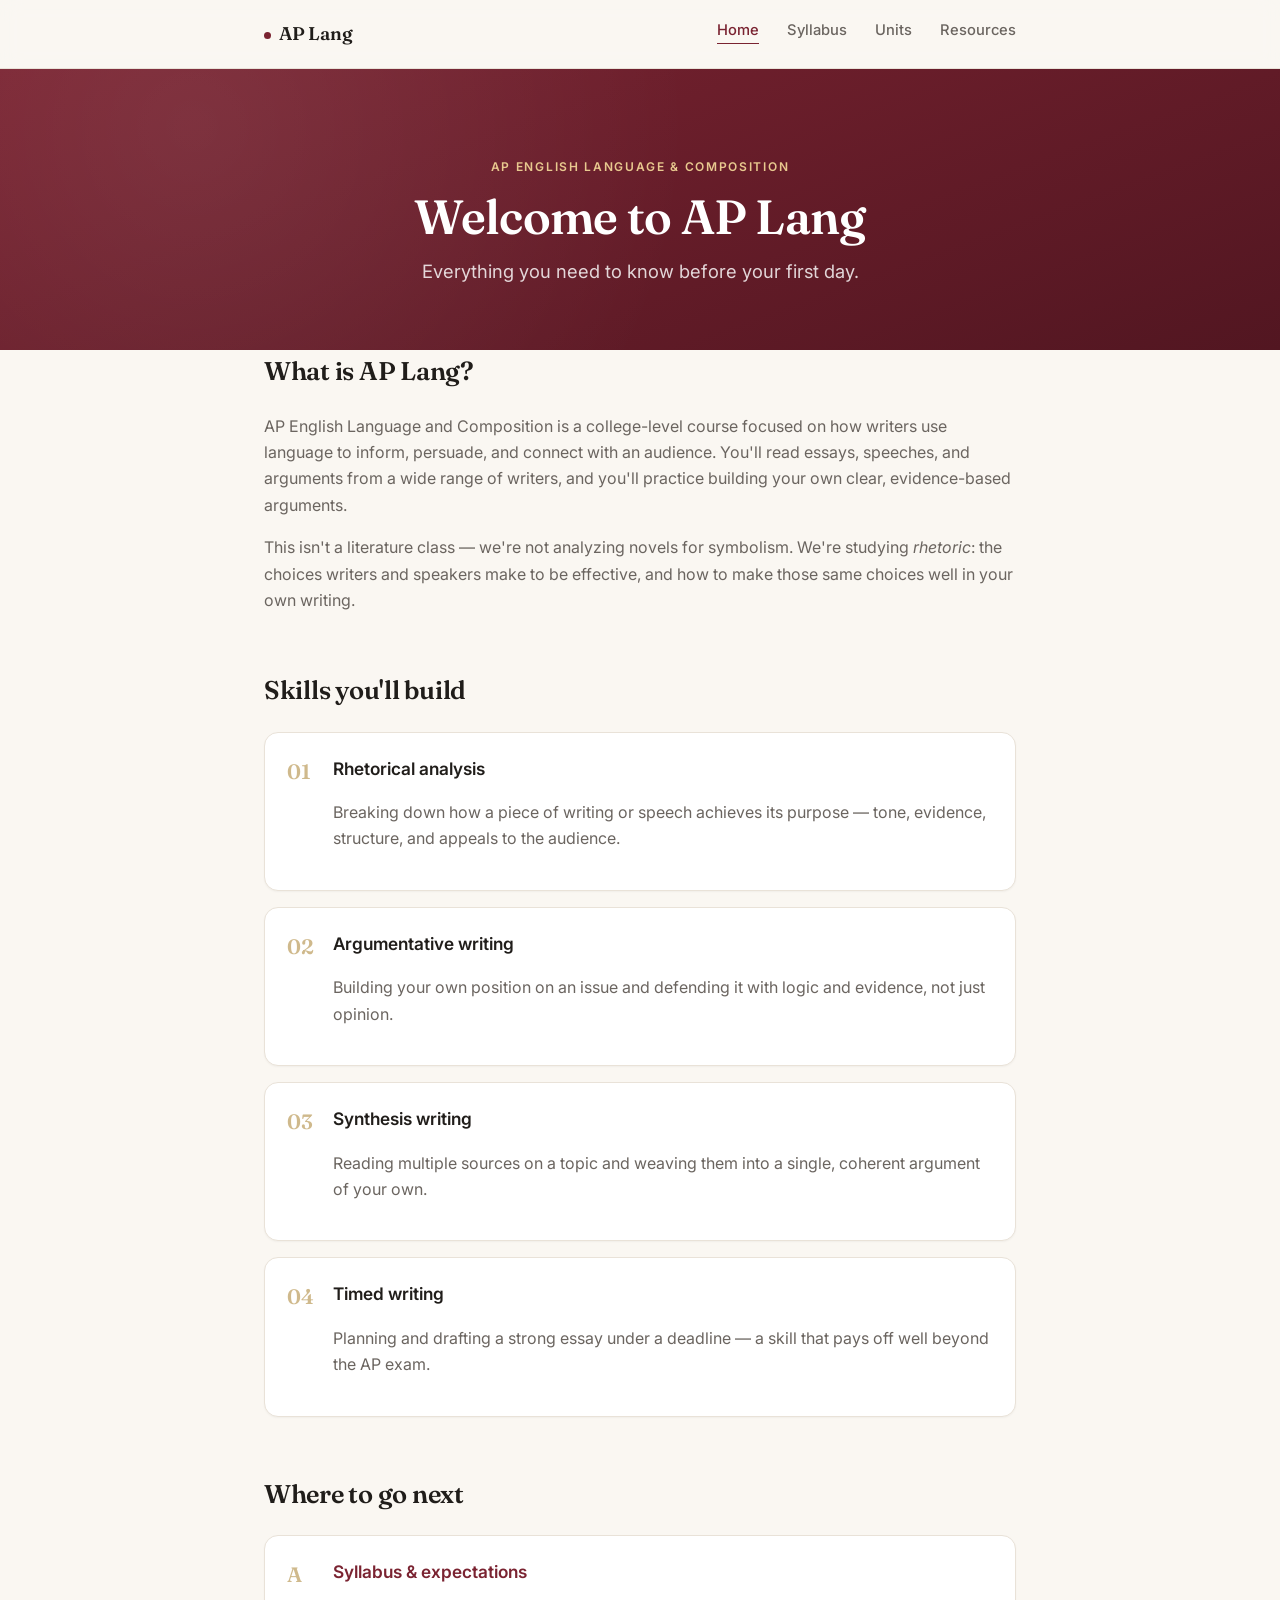
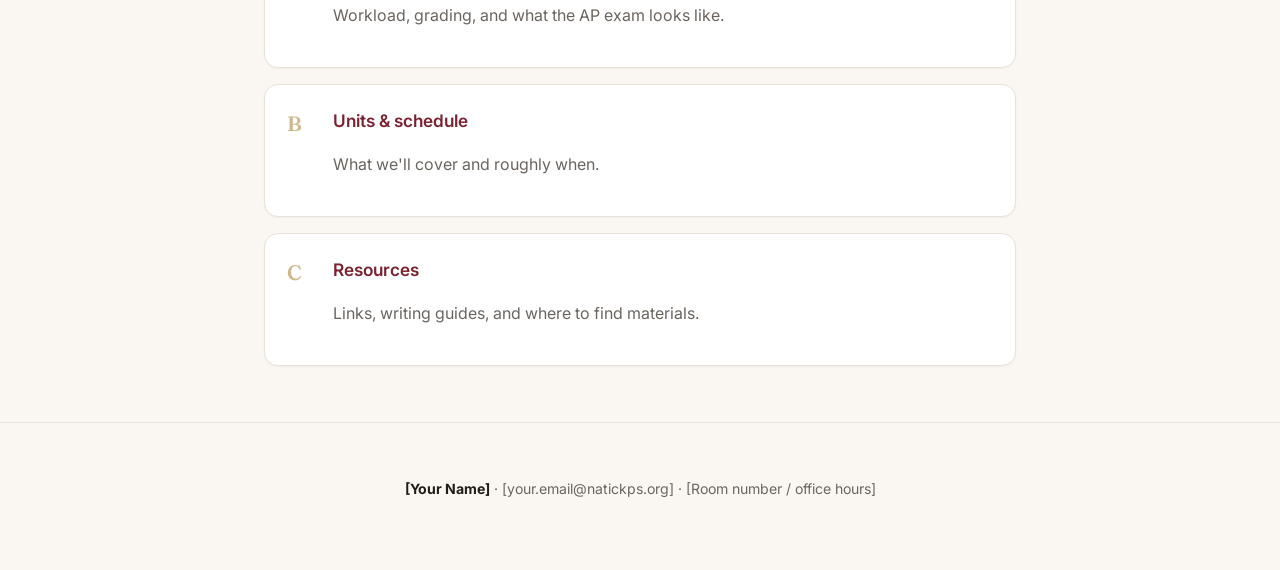
<file: index.html>
<!DOCTYPE html>
<html lang="en">
<head>
  <meta charset="UTF-8">
  <meta name="viewport" content="width=device-width, initial-scale=1.0">
  <title>Welcome to AP Lang</title>
  <link rel="preconnect" href="https://fonts.googleapis.com">
  <link rel="preconnect" href="https://fonts.gstatic.com" crossorigin>
  <link href="https://fonts.googleapis.com/css2?family=Fraunces:opsz,wght@9..144,500;9..144,600&family=Inter:wght@400;500;600;700&display=swap" rel="stylesheet">
  <link rel="stylesheet" href="style.css">
</head>
<body>
  <nav class="site-nav">
    <div class="container nav-inner">
      <a class="brand" href="index.html">AP Lang</a>
      <ul>
        <li><a href="index.html" class="current">Home</a></li>
        <li><a href="syllabus.html">Syllabus</a></li>
        <li><a href="units.html">Units</a></li>
        <li><a href="resources.html">Resources</a></li>
      </ul>
    </div>
  </nav>

  <header class="hero">
    <div class="container">
      <p class="eyebrow">AP English Language &amp; Composition</p>
      <h1>Welcome to AP Lang</h1>
      <p class="subtitle">Everything you need to know before your first day.</p>
    </div>
  </header>

  <main class="container">

    <section id="what-is-it">
      <h2>What is AP Lang?</h2>
      <p>
        AP English Language and Composition is a college-level course focused on how writers use language
        to inform, persuade, and connect with an audience. You'll read essays, speeches, and arguments from
        a wide range of writers, and you'll practice building your own clear, evidence-based arguments.
      </p>
      <p>
        This isn't a literature class — we're not analyzing novels for symbolism. We're studying
        <em>rhetoric</em>: the choices writers and speakers make to be effective, and how to make those
        same choices well in your own writing.
      </p>
    </section>

    <section id="skills">
      <h2>Skills you'll build</h2>
      <ul class="card-list">
        <li>
          <span class="num">01</span>
          <h3>Rhetorical analysis</h3>
          <p>Breaking down how a piece of writing or speech achieves its purpose — tone, evidence, structure, and appeals to the audience.</p>
        </li>
        <li>
          <span class="num">02</span>
          <h3>Argumentative writing</h3>
          <p>Building your own position on an issue and defending it with logic and evidence, not just opinion.</p>
        </li>
        <li>
          <span class="num">03</span>
          <h3>Synthesis writing</h3>
          <p>Reading multiple sources on a topic and weaving them into a single, coherent argument of your own.</p>
        </li>
        <li>
          <span class="num">04</span>
          <h3>Timed writing</h3>
          <p>Planning and drafting a strong essay under a deadline — a skill that pays off well beyond the AP exam.</p>
        </li>
      </ul>
    </section>

    <section id="jump-to">
      <h2>Where to go next</h2>
      <ul class="card-list">
        <li>
          <span class="num">A</span>
          <h3><a href="syllabus.html">Syllabus &amp; expectations</a></h3>
          <p>Workload, grading, and what the AP exam looks like.</p>
        </li>
        <li>
          <span class="num">B</span>
          <h3><a href="units.html">Units &amp; schedule</a></h3>
          <p>What we'll cover and roughly when.</p>
        </li>
        <li>
          <span class="num">C</span>
          <h3><a href="resources.html">Resources</a></h3>
          <p>Links, writing guides, and where to find materials.</p>
        </li>
      </ul>
    </section>

  </main>

  <footer>
    <div class="container">
      <p>
        <strong>[Your Name]</strong> &middot;
        [your.email@natickps.org] &middot;
        [Room number / office hours]
      </p>
    </div>
  </footer>
</body>
</html>
</file>
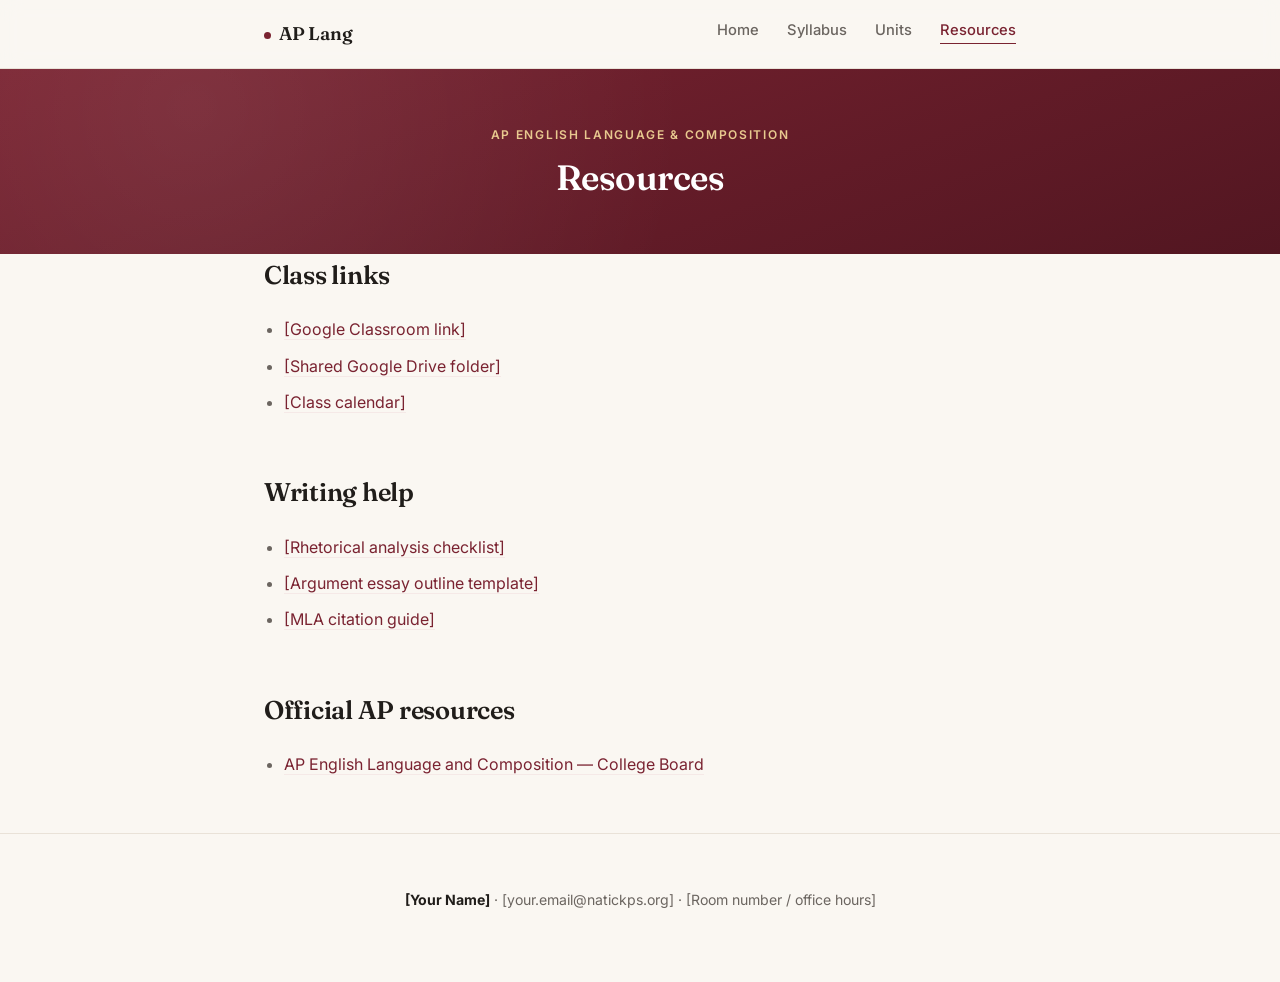
<file: resources.html>
<!DOCTYPE html>
<html lang="en">
<head>
  <meta charset="UTF-8">
  <meta name="viewport" content="width=device-width, initial-scale=1.0">
  <title>Resources — AP Lang</title>
  <link rel="preconnect" href="https://fonts.googleapis.com">
  <link rel="preconnect" href="https://fonts.gstatic.com" crossorigin>
  <link href="https://fonts.googleapis.com/css2?family=Fraunces:opsz,wght@9..144,500;9..144,600&family=Inter:wght@400;500;600;700&display=swap" rel="stylesheet">
  <link rel="stylesheet" href="style.css">
</head>
<body>
  <nav class="site-nav">
    <div class="container nav-inner">
      <a class="brand" href="index.html">AP Lang</a>
      <ul>
        <li><a href="index.html">Home</a></li>
        <li><a href="syllabus.html">Syllabus</a></li>
        <li><a href="units.html">Units</a></li>
        <li><a href="resources.html" class="current">Resources</a></li>
      </ul>
    </div>
  </nav>

  <header class="hero hero-small">
    <div class="container">
      <p class="eyebrow">AP English Language &amp; Composition</p>
      <h1>Resources</h1>
    </div>
  </header>

  <main class="container">

    <section id="class-links">
      <h2>Class links</h2>
      <ul>
        <li><a href="#">[Google Classroom link]</a></li>
        <li><a href="#">[Shared Google Drive folder]</a></li>
        <li><a href="#">[Class calendar]</a></li>
      </ul>
    </section>

    <section id="writing-help">
      <h2>Writing help</h2>
      <ul>
        <li><a href="#">[Rhetorical analysis checklist]</a></li>
        <li><a href="#">[Argument essay outline template]</a></li>
        <li><a href="#">[MLA citation guide]</a></li>
      </ul>
    </section>

    <section id="ap-resources">
      <h2>Official AP resources</h2>
      <ul>
        <li><a href="https://apstudents.collegeboard.org/courses/ap-english-language-and-composition" target="_blank" rel="noopener">AP English Language and Composition — College Board</a></li>
      </ul>
    </section>

  </main>

  <footer>
    <div class="container">
      <p>
        <strong>[Your Name]</strong> &middot;
        [your.email@natickps.org] &middot;
        [Room number / office hours]
      </p>
    </div>
  </footer>
</body>
</html>
</file>
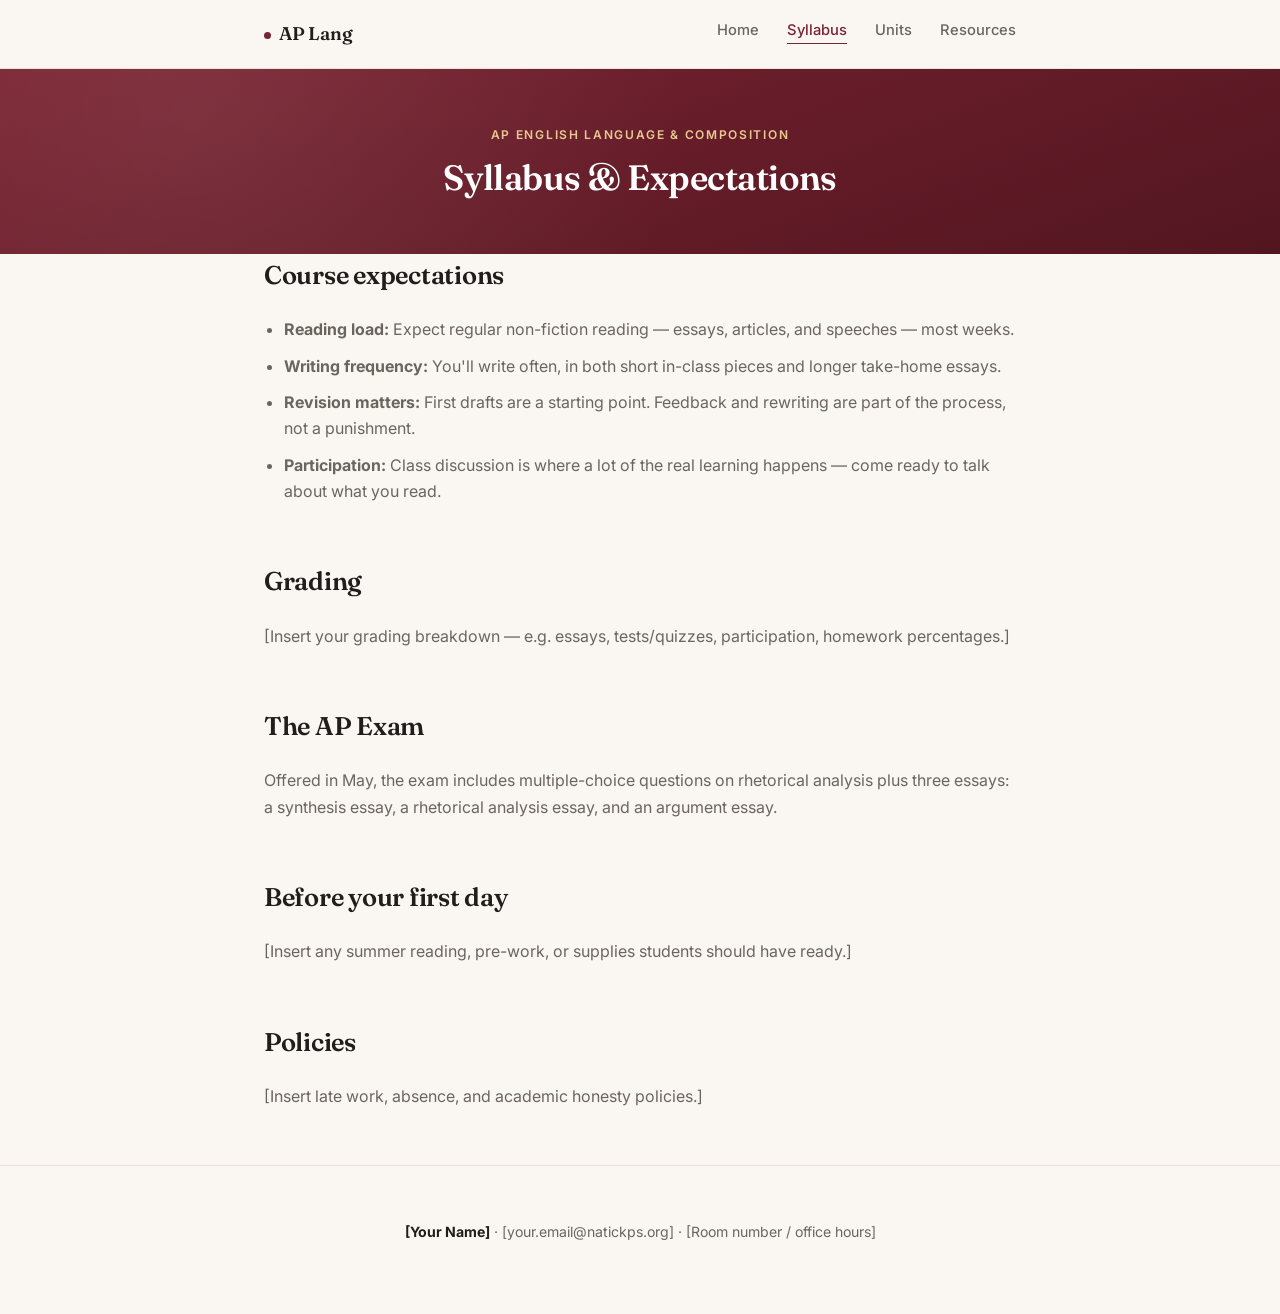
<file: syllabus.html>
<!DOCTYPE html>
<html lang="en">
<head>
  <meta charset="UTF-8">
  <meta name="viewport" content="width=device-width, initial-scale=1.0">
  <title>Syllabus — AP Lang</title>
  <link rel="preconnect" href="https://fonts.googleapis.com">
  <link rel="preconnect" href="https://fonts.gstatic.com" crossorigin>
  <link href="https://fonts.googleapis.com/css2?family=Fraunces:opsz,wght@9..144,500;9..144,600&family=Inter:wght@400;500;600;700&display=swap" rel="stylesheet">
  <link rel="stylesheet" href="style.css">
</head>
<body>
  <nav class="site-nav">
    <div class="container nav-inner">
      <a class="brand" href="index.html">AP Lang</a>
      <ul>
        <li><a href="index.html">Home</a></li>
        <li><a href="syllabus.html" class="current">Syllabus</a></li>
        <li><a href="units.html">Units</a></li>
        <li><a href="resources.html">Resources</a></li>
      </ul>
    </div>
  </nav>

  <header class="hero hero-small">
    <div class="container">
      <p class="eyebrow">AP English Language &amp; Composition</p>
      <h1>Syllabus &amp; Expectations</h1>
    </div>
  </header>

  <main class="container">

    <section id="expectations">
      <h2>Course expectations</h2>
      <ul>
        <li><strong>Reading load:</strong> Expect regular non-fiction reading — essays, articles, and speeches — most weeks.</li>
        <li><strong>Writing frequency:</strong> You'll write often, in both short in-class pieces and longer take-home essays.</li>
        <li><strong>Revision matters:</strong> First drafts are a starting point. Feedback and rewriting are part of the process, not a punishment.</li>
        <li><strong>Participation:</strong> Class discussion is where a lot of the real learning happens — come ready to talk about what you read.</li>
      </ul>
    </section>

    <section id="grading">
      <h2>Grading</h2>
      <p>[Insert your grading breakdown — e.g. essays, tests/quizzes, participation, homework percentages.]</p>
    </section>

    <section id="exam">
      <h2>The AP Exam</h2>
      <p>
        Offered in May, the exam includes multiple-choice questions on rhetorical analysis plus three
        essays: a synthesis essay, a rhetorical analysis essay, and an argument essay.
      </p>
    </section>

    <section id="before-day-one">
      <h2>Before your first day</h2>
      <p>[Insert any summer reading, pre-work, or supplies students should have ready.]</p>
    </section>

    <section id="policies">
      <h2>Policies</h2>
      <p>[Insert late work, absence, and academic honesty policies.]</p>
    </section>

  </main>

  <footer>
    <div class="container">
      <p>
        <strong>[Your Name]</strong> &middot;
        [your.email@natickps.org] &middot;
        [Room number / office hours]
      </p>
    </div>
  </footer>
</body>
</html>
</file>
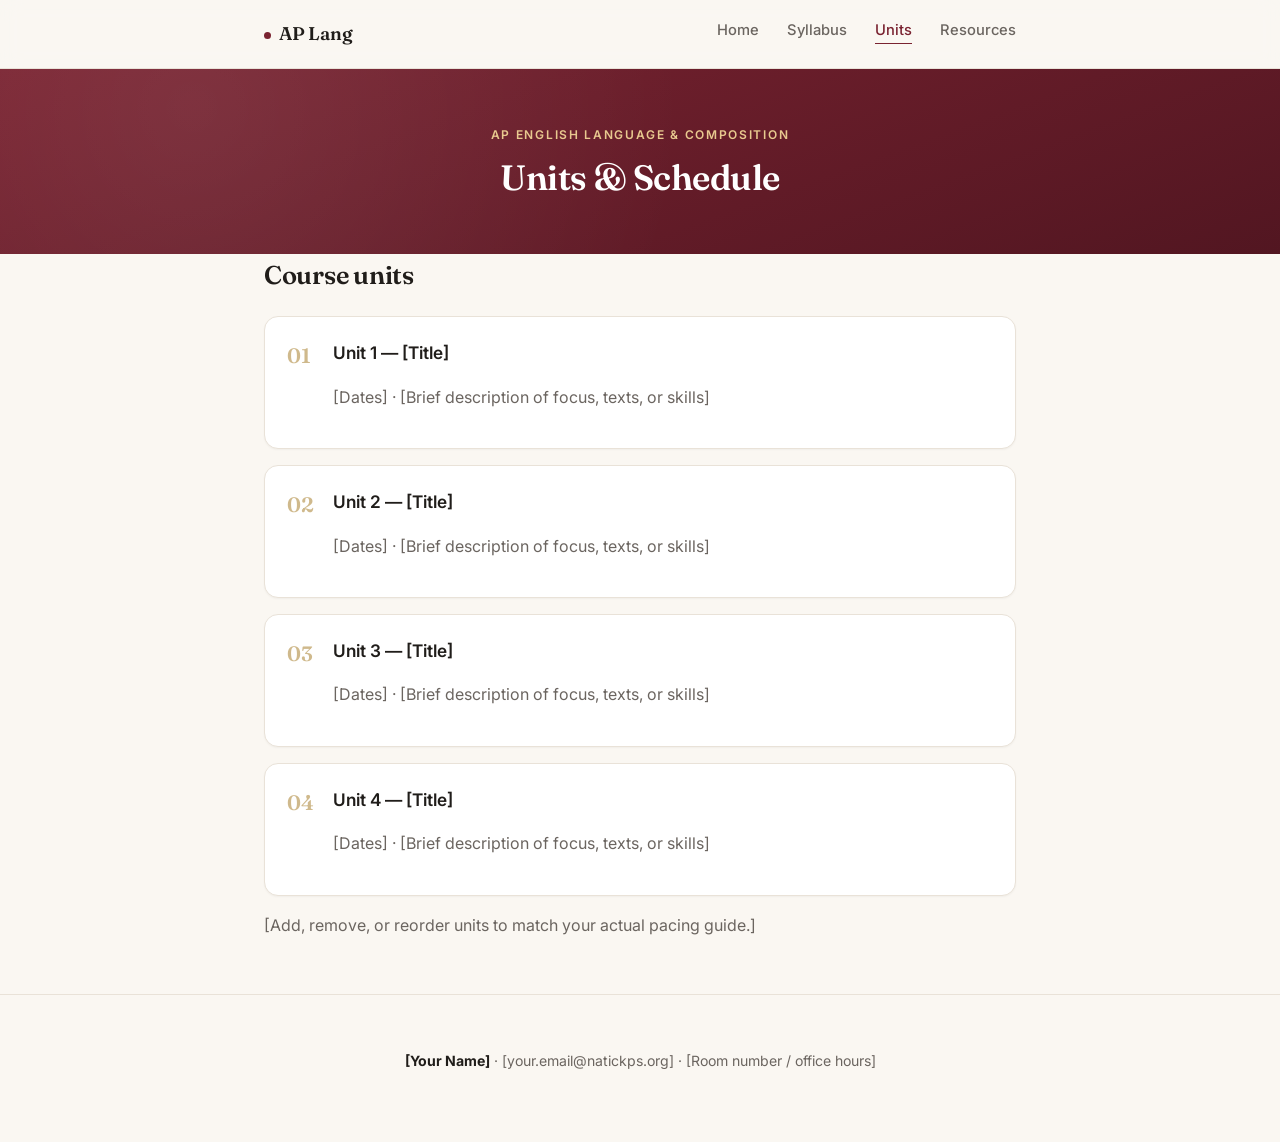
<file: units.html>
<!DOCTYPE html>
<html lang="en">
<head>
  <meta charset="UTF-8">
  <meta name="viewport" content="width=device-width, initial-scale=1.0">
  <title>Units — AP Lang</title>
  <link rel="preconnect" href="https://fonts.googleapis.com">
  <link rel="preconnect" href="https://fonts.gstatic.com" crossorigin>
  <link href="https://fonts.googleapis.com/css2?family=Fraunces:opsz,wght@9..144,500;9..144,600&family=Inter:wght@400;500;600;700&display=swap" rel="stylesheet">
  <link rel="stylesheet" href="style.css">
</head>
<body>
  <nav class="site-nav">
    <div class="container nav-inner">
      <a class="brand" href="index.html">AP Lang</a>
      <ul>
        <li><a href="index.html">Home</a></li>
        <li><a href="syllabus.html">Syllabus</a></li>
        <li><a href="units.html" class="current">Units</a></li>
        <li><a href="resources.html">Resources</a></li>
      </ul>
    </div>
  </nav>

  <header class="hero hero-small">
    <div class="container">
      <p class="eyebrow">AP English Language &amp; Composition</p>
      <h1>Units &amp; Schedule</h1>
    </div>
  </header>

  <main class="container">

    <section id="unit-list">
      <h2>Course units</h2>
      <ul class="card-list">
        <li>
          <span class="num">01</span>
          <h3>Unit 1 — [Title]</h3>
          <p>[Dates] &middot; [Brief description of focus, texts, or skills]</p>
        </li>
        <li>
          <span class="num">02</span>
          <h3>Unit 2 — [Title]</h3>
          <p>[Dates] &middot; [Brief description of focus, texts, or skills]</p>
        </li>
        <li>
          <span class="num">03</span>
          <h3>Unit 3 — [Title]</h3>
          <p>[Dates] &middot; [Brief description of focus, texts, or skills]</p>
        </li>
        <li>
          <span class="num">04</span>
          <h3>Unit 4 — [Title]</h3>
          <p>[Dates] &middot; [Brief description of focus, texts, or skills]</p>
        </li>
      </ul>
      <p>[Add, remove, or reorder units to match your actual pacing guide.]</p>
    </section>

  </main>

  <footer>
    <div class="container">
      <p>
        <strong>[Your Name]</strong> &middot;
        [your.email@natickps.org] &middot;
        [Room number / office hours]
      </p>
    </div>
  </footer>
</body>
</html>
</file>
<file: style.css>
:root {
  --ink: #201d1a;
  --muted: #6b6560;
  --faint: #a39c94;
  --accent: #7a2331;
  --accent-dark: #521621;
  --accent-soft: #f5e9e7;
  --gold: #a9812f;
  --paper: #faf7f2;
  --surface: #ffffff;
  --border: #e9e2d8;
  --shadow-sm: 0 1px 2px rgba(32, 20, 16, 0.04);
  --shadow-md: 0 10px 30px -10px rgba(90, 30, 30, 0.18);
  --max-width: 800px;
}

* {
  box-sizing: border-box;
}

body {
  margin: 0;
  font-family: "Inter", -apple-system, BlinkMacSystemFont, "Segoe UI", Roboto, Helvetica, Arial, sans-serif;
  color: var(--ink);
  background: var(--paper);
  line-height: 1.65;
  -webkit-font-smoothing: antialiased;
}

.container {
  max-width: var(--max-width);
  margin: 0 auto;
  padding: 0 24px;
}

/* Nav */

.site-nav {
  background: rgba(250, 247, 242, 0.85);
  backdrop-filter: blur(10px);
  -webkit-backdrop-filter: blur(10px);
  border-bottom: 1px solid var(--border);
  position: sticky;
  top: 0;
  z-index: 10;
}

.nav-inner {
  display: flex;
  align-items: center;
  justify-content: space-between;
  padding: 16px 24px;
}

.nav-inner .brand {
  font-family: "Fraunces", Georgia, serif;
  font-weight: 600;
  font-size: 1.15rem;
  color: var(--ink);
  text-decoration: none;
  letter-spacing: -0.01em;
}

.nav-inner .brand::before {
  content: "";
  display: inline-block;
  width: 7px;
  height: 7px;
  border-radius: 50%;
  background: var(--accent);
  margin-right: 8px;
  vertical-align: middle;
}

.nav-inner ul {
  display: flex;
  gap: 28px;
  list-style: none;
  padding: 0;
  margin: 0;
}

.nav-inner ul li a {
  color: var(--muted);
  text-decoration: none;
  font-size: 0.92rem;
  font-weight: 500;
  padding-bottom: 4px;
  border-bottom: 1px solid transparent;
  transition: color 0.15s ease, border-color 0.15s ease;
}

.nav-inner ul li a:hover {
  color: var(--accent);
}

.nav-inner ul li a.current {
  color: var(--accent);
  border-bottom-color: var(--accent);
}

/* Hero */

.hero {
  background:
    radial-gradient(circle at 15% 20%, rgba(255, 255, 255, 0.08), transparent 45%),
    linear-gradient(160deg, var(--accent) 0%, var(--accent-dark) 100%);
  color: #fff;
  padding: 88px 0 64px;
  text-align: center;
  position: relative;
}

.hero-small {
  padding: 56px 0 44px;
}

.eyebrow {
  text-transform: uppercase;
  letter-spacing: 0.14em;
  font-size: 0.75rem;
  font-weight: 600;
  color: #e8c98f;
  margin: 0 0 14px;
}

.hero h1 {
  font-family: "Fraunces", Georgia, serif;
  font-weight: 600;
  margin: 0 0 12px;
  font-size: 3rem;
  letter-spacing: -0.015em;
  line-height: 1.1;
}

.hero-small h1 {
  font-size: 2.2rem;
}

.subtitle {
  margin: 0;
  font-size: 1.15rem;
  color: rgba(255, 255, 255, 0.82);
  font-weight: 400;
}

/* Layout */

main {
  padding: 64px 24px 24px;
}

section {
  margin-bottom: 56px;
}

h2 {
  font-family: "Fraunces", Georgia, serif;
  font-weight: 600;
  font-size: 1.6rem;
  color: var(--ink);
  margin: 0 0 20px;
  letter-spacing: -0.01em;
}

h3 {
  margin: 0 0 6px;
  font-size: 1.08rem;
  font-weight: 600;
  color: var(--ink);
}

main a {
  color: var(--accent);
  text-decoration: none;
  border-bottom: 1px solid var(--accent-soft);
  transition: border-color 0.15s ease;
}

main a:hover {
  border-bottom-color: var(--accent);
}

p {
  color: var(--muted);
}

ul {
  padding-left: 20px;
  color: var(--muted);
}

ul li {
  margin-bottom: 10px;
}

/* Cards */

.card-list {
  list-style: none;
  padding: 0;
  display: grid;
  gap: 16px;
}

.card-list li {
  background: var(--surface);
  border: 1px solid var(--border);
  border-radius: 14px;
  padding: 22px 24px 22px 68px;
  margin-bottom: 0;
  position: relative;
  box-shadow: var(--shadow-sm);
  transition: transform 0.18s ease, box-shadow 0.18s ease, border-color 0.18s ease;
}

.card-list li:hover {
  transform: translateY(-3px);
  box-shadow: var(--shadow-md);
  border-color: var(--accent-soft);
}

.card-list li .num {
  position: absolute;
  left: 22px;
  top: 22px;
  font-family: "Fraunces", Georgia, serif;
  font-size: 1.3rem;
  font-weight: 600;
  color: var(--gold);
  opacity: 0.55;
}

.card-list h3 a {
  border-bottom: none;
}

/* Contact / footer */

#contact {
  background: var(--accent-soft);
  border: 1px solid var(--border);
  border-radius: 14px;
  padding: 28px 24px;
}

footer {
  text-align: center;
  padding: 40px 0 56px;
  color: var(--muted);
  font-size: 0.88rem;
  border-top: 1px solid var(--border);
  margin-top: 24px;
}

footer strong {
  color: var(--ink);
}

@media (max-width: 560px) {
  .hero {
    padding: 64px 0 48px;
  }

  .hero h1 {
    font-size: 2.2rem;
  }

  .nav-inner ul {
    gap: 16px;
  }

  .card-list li {
    padding: 20px 20px 20px 58px;
  }

  .card-list li .num {
    left: 18px;
    top: 20px;
    font-size: 1.1rem;
  }
}
</file>
